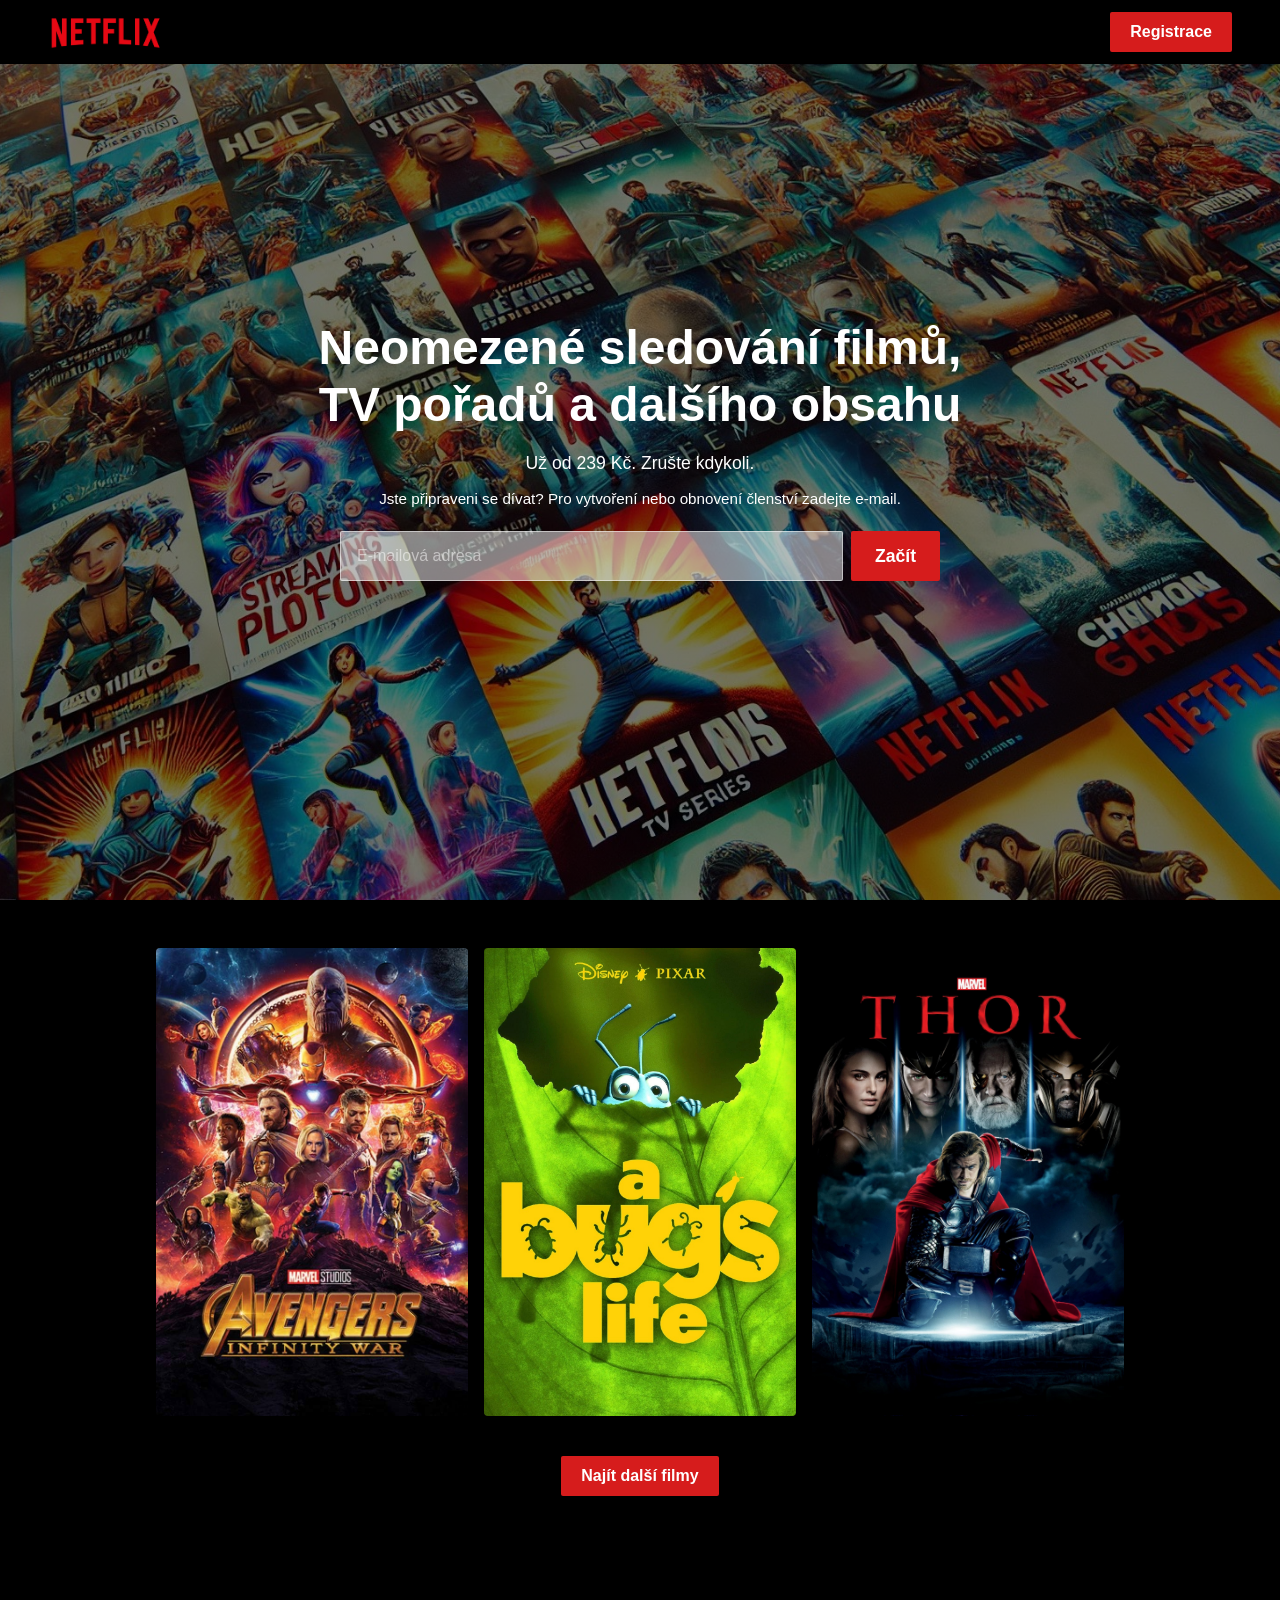
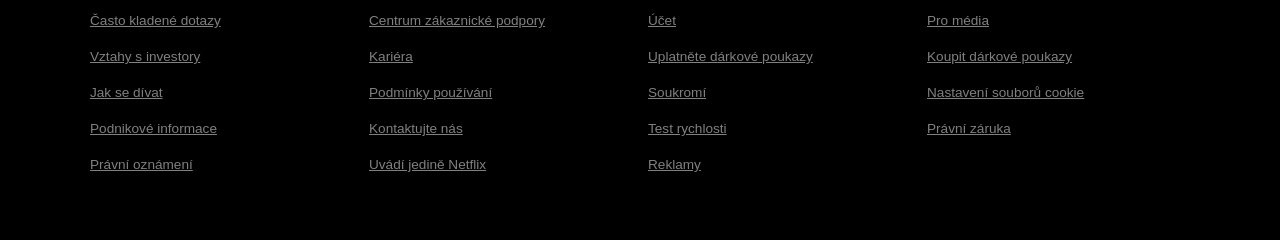
<file: index.html>
<!doctype html>
<html lang="cs">
  <head>
    <meta charset="UTF-8" />
    <meta name="viewport" content="width=device-width, initial-scale=1.0" />
    <title>Netflix - Homepage</title>
    <link
      rel="stylesheet"
      href="https://cdnjs.cloudflare.com/ajax/libs/font-awesome/6.5.0/css/all.min.css"
    />
    <link rel="stylesheet" href="css/style.css" />
  </head>

  <body>
    <header class="header">
      <a href="index.html" class="logo"
        ><img src="img/netflix-logo.png" alt="Netflix" class="logo__img"
      /></a>
      <a href="register.html" class="btn btn--red">Registrace</a>
    </header>

    <section class="hero">
      <div class="hero__overlay"></div>
      <div class="hero__content">
        <h1 class="hero__title">
          Neomezené sledování filmů, TV pořadů a dalšího obsahu
        </h1>
        <p class="hero__subtitle">Už od 239 Kč. Zrušte kdykoli.</p>
        <p class="hero__text">
          Jste připraveni se dívat? Pro vytvoření nebo obnovení členství zadejte
          e-mail.
        </p>
        <div class="hero__form">
          <input
            class="hero__input"
            type="email"
            placeholder="E-mailová adresa"
            aria-label="E-mailová adresa"
          />
          <a href="register.html" class="btn btn--red btn--lg">Začít</a>
        </div>
      </div>
    </section>

    <section class="showcase">
      <div class="showcase__grid">
        <div class="showcase__card showcase__card--left">
          <img
            src="img/avengers.jpg"
            alt="Avengers: Infinity War"
            class="showcase__img"
          />
        </div>
        <div class="showcase__card showcase__card--center">
          <img
            src="img/bugs-life.jpeg"
            alt="A Bug's Life"
            class="showcase__img"
          />
        </div>
        <div class="showcase__card showcase__card--right">
          <img src="img/thor.jpeg" alt="Thor" class="showcase__img" />
        </div>
      </div>
      <a href="movies.html" class="btn btn--red showcase__btn"
        >Najít další filmy</a
      >
    </section>

    <footer class="footer">
      <div class="footer__inner">
        <nav class="footer__grid" aria-label="Patička navigace">
          <ul class="footer__list">
            <li><a href="#" class="footer__link">Často kladené dotazy</a></li>
            <li><a href="#" class="footer__link">Vztahy s investory</a></li>
            <li><a href="#" class="footer__link">Jak se dívat</a></li>
            <li><a href="#" class="footer__link">Podnikové informace</a></li>
            <li><a href="#" class="footer__link">Právní oznámení</a></li>
          </ul>
          <ul class="footer__list">
            <li>
              <a href="#" class="footer__link">Centrum zákaznické podpory</a>
            </li>
            <li><a href="#" class="footer__link">Kariéra</a></li>
            <li><a href="#" class="footer__link">Podmínky používání</a></li>
            <li><a href="#" class="footer__link">Kontaktujte nás</a></li>
            <li><a href="#" class="footer__link">Uvádí jedině Netflix</a></li>
          </ul>
          <ul class="footer__list">
            <li><a href="#" class="footer__link">Účet</a></li>
            <li>
              <a href="#" class="footer__link">Uplatněte dárkové poukazy</a>
            </li>
            <li><a href="#" class="footer__link">Soukromí</a></li>
            <li><a href="#" class="footer__link">Test rychlosti</a></li>
            <li><a href="#" class="footer__link">Reklamy</a></li>
          </ul>
          <ul class="footer__list">
            <li><a href="#" class="footer__link">Pro média</a></li>
            <li><a href="#" class="footer__link">Koupit dárkové poukazy</a></li>
            <li>
              <a href="#" class="footer__link">Nastavení souborů cookie</a>
            </li>
            <li><a href="#" class="footer__link">Právní záruka</a></li>
          </ul>
        </nav>
      </div>
    </footer>

    <a
      href="#"
      class="back-to-top"
      id="backToTop"
      aria-label="Zpět na začátek stránky"
    >
      <i class="fa-regular fa-circle-up"></i>
    </a>

    <script src="js/main.js"></script>
  </body>
</html>
</file>
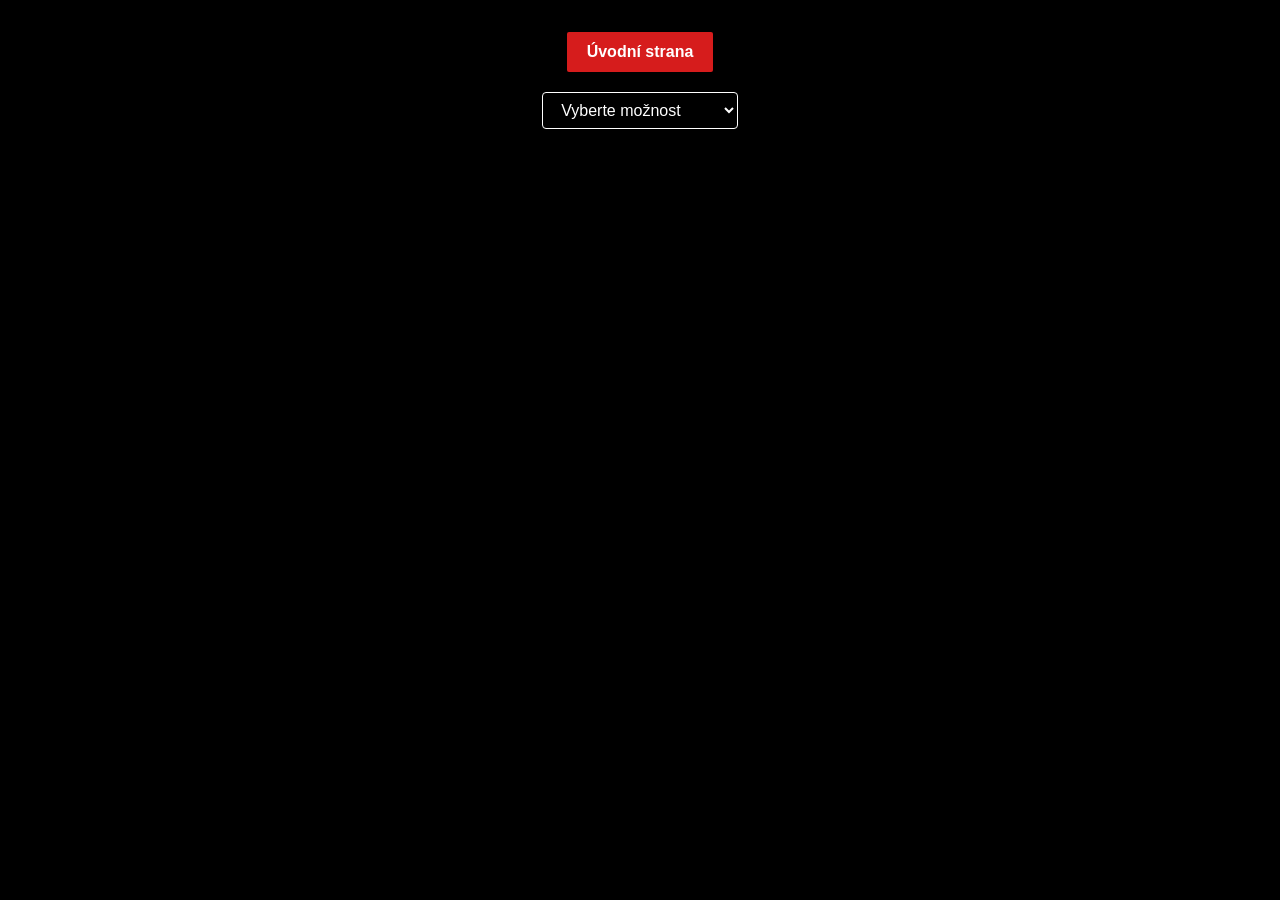
<file: movies.html>
<!DOCTYPE html>
<html lang="cs">
<head>
    <meta charset="UTF-8"/>
    <meta name="viewport" content="width=device-width, initial-scale=1.0"/>
    <title>Netflix – Hledání filmů</title>
    <link rel="stylesheet" href="css/style.css"/>
</head>

<body class="movies-page">

<nav class="movies-nav">
    <a href="index.html" class="btn btn--red">Úvodní strana</a>

    <select class="movies-select" id="moviesSelect" aria-label="Vyberte kategorii filmů">
        <option value="" disabled selected>Vyberte možnost</option>
        <option value="girl">Girl</option>
        <option value="boy">Boy</option>
        <option value="love">Love</option>
        <option value="war">War</option>
        <option value="hero">Hero</option>
        <option value="star">Star</option>
        <option value="dark">Dark</option>
        <option value="fire">Fire</option>
    </select>
</nav>

<main class="movies-grid" id="moviesGrid" aria-live="polite"></main>

<script src="js/movies.js"></script>
</body>
</html>
</file>
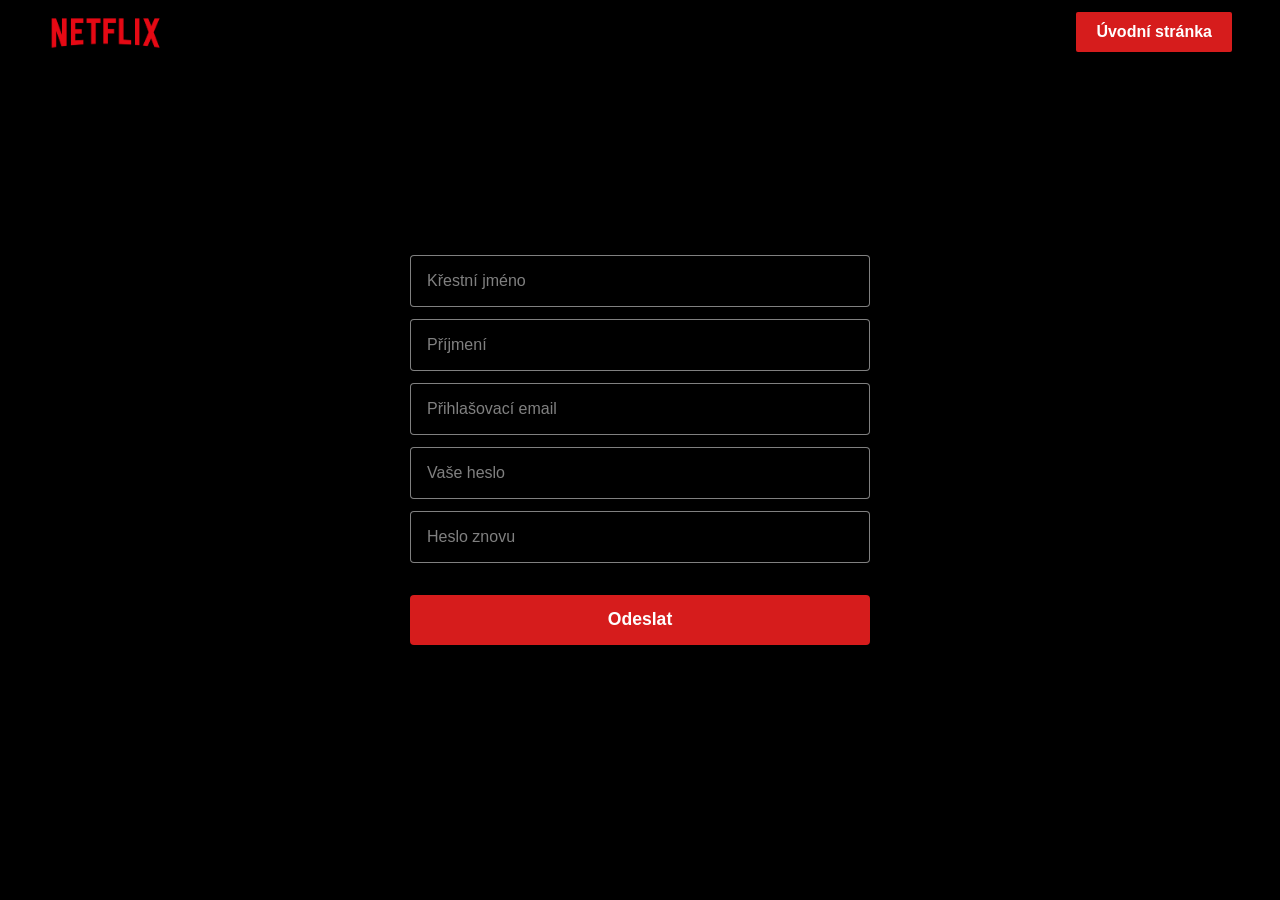
<file: register.html>
<!DOCTYPE html>
<html lang="cs">
<head>
    <meta charset="UTF-8"/>
    <meta name="viewport" content="width=device-width, initial-scale=1.0"/>
    <title>Netflix – Registrace</title>
    <link rel="stylesheet" href="css/style.css"/>
</head>

<body class="register-page">
<header class="header">
    <a href="index.html" class="logo"><img src="img/netflix-logo.png" alt="Netflix" class="logo__img"/></a>
    <a href="index.html" class="btn btn--red">Úvodní stránka</a>
</header>

<main class="register-wrapper">
    <form class="register-form" id="registerForm" novalidate>

        <div class="form-group">
            <input class="form-input" type="text" id="firstName" name="firstName" placeholder="Křestní jméno"
                   aria-label="Křestní jméno"/>
        </div>

        <div class="form-group">
            <input class="form-input" type="text" id="lastName" name="lastName" placeholder="Příjmení"
                   aria-label="Příjmení"/>
        </div>

        <div class="form-group">
            <input class="form-input" type="email" id="email" name="email" placeholder="Přihlašovací email"
                   aria-label="Přihlašovací email"/>
        </div>

        <div class="form-group">
            <input class="form-input" type="password" id="password" name="password" placeholder="Vaše heslo"
                   autocomplete="new-password" aria-label="Vaše heslo"/>
        </div>

        <div class="form-group">
            <input class="form-input" type="password" id="passwordConfirm" name="passwordConfirm"
                   placeholder="Heslo znovu" autocomplete="new-password" aria-label="Heslo znovu"/>
            <span class="form-error" id="passwordConfirmError" role="alert"></span>
        </div>

        <button class="btn btn--red btn--full" type="submit">Odeslat</button>

    </form>
</main>

<script src="js/register.js"></script>
</body>
</html>
</file>
<file: css/style.css>
:root {
  --first-clr: rgb(214, 28, 28);
  --second-clr: rgb(170, 20, 20);
  --third-clr: rgb(0, 0, 0);
  --fourth-clr: rgb(20, 20, 20);
  --fifth-clr: rgb(255, 255, 255);
  --sixth-clr: rgba(255, 255, 255, 0.5);
  --seventh-clr: rgb(13, 250, 5);
}

* {
  margin: 0;
  padding: 0;
  box-sizing: border-box;
}

html {
  scroll-behavior: smooth;
}

body {
  background-color: var(--third-clr);
  color: var(--fifth-clr);
  font-family: "Helvetica Neue", Helvetica, Arial, sans-serif;
  font-size: 16px;
  min-width: 320px;
  line-height: 1.5;
}

a {
  color: inherit;
  text-decoration: none;
}

ul {
  list-style: none;
}

img {
  display: block;
  max-width: 100%;
  height: auto;
}

/* ── Buttony ── */
.btn {
  display: inline-block;
  padding: 0.5rem 1.25rem;
  color: var(--fifth-clr);
  font-size: 1rem;
  font-weight: 700;
  border: none;
  cursor: pointer;
  border-radius: 2px;
  transition: background-color 0.2s ease;
  text-align: center;
}

.btn--red {
  background-color: var(--first-clr);
}

.btn--red:hover {
  background-color: var(--second-clr);
}

.btn--lg {
  padding: 0.75rem 1.5rem;
  font-size: 1.1rem;
  white-space: nowrap;
}

.btn--full {
  display: block;
  width: 100%;
  padding: 0.9rem;
  font-size: 1.1rem;
  border-radius: 4px;
}

/* ── Hlavička ── */
.header {
  position: fixed;
  top: 0;
  left: 0;
  right: 0;
  z-index: 100;
  display: flex;
  align-items: center;
  justify-content: space-between;
  padding: 0 1rem;
  height: 64px;
  background: var(--third-clr);
}

.logo__img {
  height: 35px;
  width: auto;
  display: block;
}

@media (min-width: 600px) {
  .header {
    padding: 0 2rem;
  }
}

@media (min-width: 900px) {
  .header {
    padding: 0 3rem;
  }
}

/* ── Hero sekce ── */
.hero {
  position: relative;
  min-height: 100vh;
  display: flex;
  align-items: center;
  justify-content: center;
  text-align: center;
  background-image:
    linear-gradient(
      to bottom,
      rgba(0, 0, 0, 0.55) 0%,
      rgba(0, 0, 0, 0.55) 100%
    ),
    url("../img/background.jpg");
  background-size: cover;
  background-position: center;
  background-color: #1a1a2e;
}

.hero__content {
  position: relative;
  z-index: 1;
  padding: 1rem;
  max-width: 700px;
}

.hero__title {
  font-size: 1.75rem;
  font-weight: 900;
  line-height: 1.2;
  margin-bottom: 1rem;
}

.hero__subtitle {
  font-size: 1.1rem;
  font-weight: 400;
  margin-bottom: 0.75rem;
}

.hero__text {
  font-size: 0.95rem;
  color: var(--fifth-clr);
  margin-bottom: 1.25rem;
}

.hero__form {
  display: flex;
  flex-direction: column;
  gap: 0.5rem;
  max-width: 600px;
  margin: 0 auto;
}

.hero__input {
  flex: 1;
  padding: 0.85rem 1rem;
  font-size: 1rem;
  background-color: var(--sixth-clr);
  border: 1px solid var(--sixth-clr);
  color: var(--fifth-clr);
  border-radius: 2px;
  outline: none;
  transition: border-color 0.2s;
}

.hero__input::placeholder {
  color: var(--sixth-clr);
}

.hero__input:focus {
  border-color: var(--fifth-clr);
}

@media (min-width: 600px) {
  .hero__title {
    font-size: 2.5rem;
  }

  .hero__form {
    flex-direction: row;
  }
}

@media (min-width: 900px) {
  .hero__title {
    font-size: 3rem;
  }
}

/* ── Showcase sekce ── */
.showcase {
  background-color: var(--third-clr);
  padding: 3rem 1rem 4rem;
  text-align: center;
}

.showcase__grid {
  display: flex;
  flex-direction: column;
  align-items: center;
  gap: 1.5rem;
  margin-bottom: 2.5rem;
}

.showcase__card {
  width: 60%;
  max-width: 280px;
  transition: transform 0.3s ease;
}

.showcase__card:hover {
  transform: scale(1.04);
}

.showcase__img {
  width: 100%;
  height: auto;
  border-radius: 4px;
  box-shadow: 0 8px 30px var(--third-clr);
}

@media (min-width: 700px) {
  .showcase__grid {
    flex-direction: row;
    justify-content: center;
    align-items: center;
    gap: 1rem;
  }

  .showcase__card {
    width: 25%;
    max-width: none;
  }
}

/* ── Patička ── */
.footer {
  background-color: var(--third-clr);
  padding: 3rem 1rem 4rem;
}

.footer__inner {
  max-width: 1100px;
  margin: 0 auto;
}

.footer__grid {
  display: grid;
  grid-template-columns: 1fr 1fr;
  gap: 1.5rem 1rem;
}

.footer__list {
  display: flex;
  flex-direction: column;
  gap: 0.75rem;
}

.footer__link {
  font-size: 0.85rem;
  color: var(--sixth-clr);
  text-decoration: underline;
  transition: color 0.2s;
}

.footer__link:hover {
  color: var(--fifth-clr);
}

@media (min-width: 900px) {
  .footer__grid {
    grid-template-columns: repeat(4, 1fr);
  }
}

/* ── Tlačítko „Zpět nahoru" ── */
.back-to-top {
  position: fixed;
  bottom: 2rem;
  right: 1.5rem;
  z-index: 200;
  font-size: 2.5rem;
  color: var(--fifth-clr);
  opacity: 0;
  pointer-events: none;
  transition:
    opacity 0.3s ease,
    color 0.2s;
}

.back-to-top:hover {
  color: var(--first-clr);
}

.back-to-top--visible {
  opacity: 1;
  pointer-events: auto;
}

/* ── Stránka s filmy ── */
.movies-page {
  min-height: 100vh;
  background-color: var(--third-clr);
}

.movies-nav {
  display: flex;
  flex-direction: column;
  align-items: center;
  gap: 1.25rem;
  padding: 2rem 1rem 1.5rem;
}

.movies-select {
  padding: 0.5rem 2.5rem 0.5rem 0.9rem;
  font-size: 1rem;
  background-color: var(--third-clr);
  color: var(--fifth-clr);
  border: 1px solid var(--fifth-clr);
  border-radius: 4px;
  cursor: pointer;
  min-width: 180px;
  appearance: auto;
  transition: border-color 0.2s;
}

.movies-select:focus {
  border-color: var(--fifth-clr);
  outline: none;
}

.movies-grid {
  display: flex;
  flex-wrap: wrap;
  justify-content: center;
  gap: 1rem;
  padding: 1.5rem 1rem 3rem;
}

.movie-card,
.movies-grid > div {
  width: calc(50% - 1rem);
  max-width: 180px;
  transition: transform 0.3s ease;
  transform: rotate(3deg);
}

.movie-card:hover,
.movies-grid > div:hover {
  transform: rotate(0deg) scale(1.06);
  z-index: 10;
}

.movie-card__img {
  width: 100%;
  height: auto;
  border-radius: 4px;
  box-shadow: 0 6px 20px var(--third-clr);
  display: block;
  object-fit: cover;
}

.movie-card__placeholder {
  width: 100%;
  aspect-ratio: 2 / 3;
  background-color: #2a2a2a;
  border-radius: 4px;
  display: flex;
  align-items: center;
  justify-content: center;
  text-align: center;
  font-size: 0.85rem;
  color: var(--sixth-clr);
  padding: 0.5rem;
}

.movies-grid--loading::after {
  content: "Načítám filmy…";
  display: block;
  text-align: center;
  width: 100%;
  color: var(--sixth-clr);
  padding: 2rem;
  font-size: 1rem;
}

@media (min-width: 600px) {
  .movie-card {
    width: calc(33.333% - 1rem);
    max-width: 200px;
  }
}

@media (min-width: 900px) {
  .movie-card {
    width: calc(14.2857% - 1rem);
    max-width: 220px;
  }
}

/* ── Registrační stránka ── */
.register-page {
  min-height: 100vh;
  display: flex;
  align-items: center;
  justify-content: center;
}

.register-wrapper {
  width: 100%;
  padding: 1rem;
  display: flex;
  justify-content: center;
}

.register-form {
  width: 100%;
  max-width: 460px;
  display: flex;
  flex-direction: column;
  gap: 0.75rem;
}

.form-group {
  width: 100%;
}

.form-input {
  width: 100%;
  padding: 1rem;
  font-size: 1rem;
  background-color: var(--third-clr);
  color: var(--fifth-clr);
  border: 1px solid var(--sixth-clr);
  border-radius: 4px;
  outline: none;
  transition: border-color 0.25s ease;
}

.form-input::placeholder {
  color: var(--sixth-clr);
}

.form-input:focus {
  outline: none;
}

.form-input--ok {
  border-color: var(--seventh-clr);
  border-width: 2px;
}

.form-input--error {
  border-color: var(--first-clr);
  border-width: 2px;
}

.form-error {
  display: block;
  min-height: 1.2em;
  margin-top: 0.25rem;
  font-size: 0.8rem;
  color: var(--first-clr);
}

.form-success {
  text-align: center;
  font-size: 1.1rem;
  color: var(--seventh-clr);
  padding: 2rem;
}
</file>
